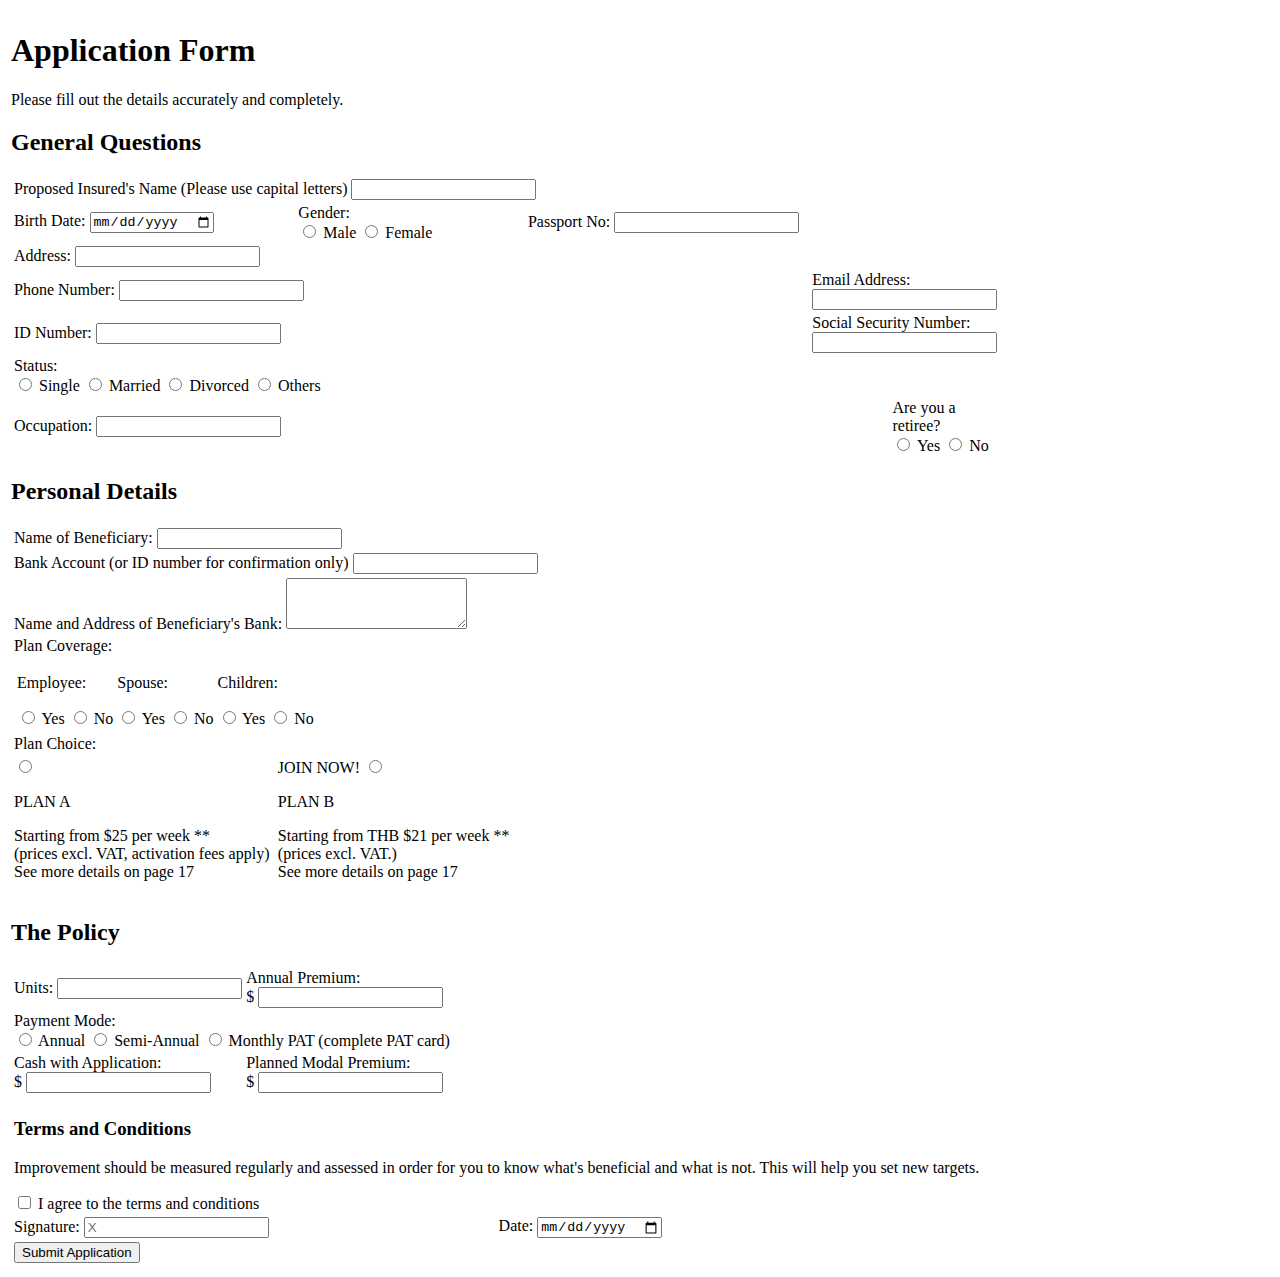
<file: Tasks/Task 1 - Application Form/Abhiraj Singh - G30 FSD/index.html>
<!DOCTYPE html>
<html lang="en">
  <head>
    <meta charset="UTF-8" />
    <meta name="viewport" content="width=device-width, initial-scale=1.0" />
    <title>Application Form - Table Layout</title>

    <link
      href="https://fonts.googleapis.com/css2?family=Inter:wght@400;500;600;700&display=swap"
      rel="stylesheet"
    />
  </head>
  <body>
    <!-- Main Form Container -->
    <table class="form-container">
      <tr>
        <td>
          <!-- Form Header -->
          <div class="form-header">
            <h1>Application Form</h1>
            <p>Please fill out the details accurately and completely.</p>
          </div>

          <form action="#" method="POST">
            <!-- Section 1: General Questions -->
            <div class="section-header">
              <h2>General Questions</h2>
            </div>
            <table class="form-section">
              <!-- Row 1: Name -->
              <tr>
                <td colspan="6">
                  <label for="name"
                    >Proposed Insured's Name
                    <span>(Please use capital letters)</span></label
                  >
                  <input type="text" id="name" name="name" />
                </td>
              </tr>
              <!-- Row 2: DOB, Gender, Passport -->
              <tr>
                <td style="width: 33.33%">
                  <label for="dob">Birth Date:</label>
                  <input type="date" id="dob" name="dob" />
                </td>
                <td style="width: 33.33%; padding-left: 20px">
                  <label class="label">Gender:</label>
                  <div class="radio-group">
                    <label>
                      <input type="radio" name="gender" value="male" />
                      Male
                    </label>
                    <label>
                      <input type="radio" name="gender" value="female" />
                      Female
                    </label>
                  </div>
                </td>
                <td style="width: 33.33%">
                  <label for="passport">Passport No:</label>
                  <input type="text" id="passport" name="passport" />
                </td>
              </tr>
              <!-- Row 3: Address -->
              <tr>
                <td colspan="6">
                  <label for="address">Address:</label>
                  <input type="text" id="address" name="address" />
                </td>
              </tr>
              <!-- Row 4: Phone, Email -->
              <tr>
                <td colspan="3" style="width: 50%">
                  <label for="phone">Phone Number:</label>
                  <input type="tel" id="phone" name="phone" />
                </td>
                <td colspan="3" style="width: 50%">
                  <label for="email">Email Address:</label>
                  <input type="email" id="email" name="email" />
                </td>
              </tr>
              <!-- Row 5: ID, SSN -->
              <tr>
                <td colspan="3" style="width: 50%">
                  <label for="id_number">ID Number:</label>
                  <input type="text" id="id_number" name="id_number" />
                </td>
                <td colspan="3" style="width: 50%">
                  <label for="ssn">Social Security Number:</label>
                  <input type="text" id="ssn" name="ssn" />
                </td>
              </tr>
              <!-- Row 6: Status -->
              <tr>
                <td colspan="6">
                  <label class="label">Status:</label>
                  <div class="radio-group">
                    <label>
                      <input type="radio" name="status" value="single" />
                      Single
                    </label>
                    <label>
                      <input type="radio" name="status" value="married" />
                      Married
                    </label>
                    <label>
                      <input type="radio" name="status" value="divorced" />
                      Divorced
                    </label>
                    <label>
                      <input type="radio" name="status" value="others" />
                      Others
                    </label>
                  </div>
                </td>
              </tr>
              <!-- Row 7: Occupation, Retiree -->
              <tr>
                <td colspan="4" style="width: 66.66%">
                  <label for="occupation">Occupation:</label>
                  <input type="text" id="occupation" name="occupation" />
                </td>
                <td colspan="2" style="width: 33.33%; padding-left: 20px">
                  <label class="label">Are you a retiree?</label>
                  <div class="radio-group">
                    <label>
                      <input type="radio" name="retiree" value="yes" />
                      Yes
                    </label>
                    <label>
                      <input type="radio" name="retiree" value="no" />
                      No
                    </label>
                  </div>
                </td>
              </tr>
            </table>

            <!-- Section 2: Personal Details -->
            <div class="section-header">
              <h2>Personal Details</h2>
            </div>
            <table class="form-section">
              <!-- Row 1: Beneficiary Name -->
              <tr>
                <td colspan="2">
                  <label for="beneficiary_name">Name of Beneficiary:</label>
                  <input
                    type="text"
                    id="beneficiary_name"
                    name="beneficiary_name"
                  />
                </td>
              </tr>
              <!-- Row 2: Bank Account -->
              <tr>
                <td colspan="2">
                  <label for="bank_account"
                    >Bank Account
                    <span>(or ID number for confirmation only)</span></label
                  >
                  <input
                    type="text"
                    id="bank_account"
                    name="bank_account"
                  />
                </td>
              </tr>
              <!-- Row 3: Bank Address -->
              <tr>
                <td colspan="2">
                  <label for="bank_address"
                    >Name and Address of Beneficiary's Bank:</label
                  >
                  <textarea
                    id="bank_address"
                    name="bank_address"
                    rows="3"
                  ></textarea>
                </td>
              </tr>
              <!-- Row 4: Plan Coverage -->
              <tr>
                <td colspan="2">
                  <label class="label">Plan Coverage:</label>
                  <table class="coverage-table">
                    <tr>
                      <td style="width: 33.33%">
                        <p class="label">Employee:</p>
                        <div class="radio-group">
                          <label>
                            <input
                              type="radio"
                              name="coverage_employee"
                              value="yes"
                            />
                            Yes
                          </label>
                          <label>
                            <input
                              type="radio"
                              name="coverage_employee"
                              value="no"
                            />
                            No
                          </label>
                        </div>
                      </td>
                      <td style="width: 33.33%">
                        <p class="label">Spouse:</p>
                        <div class="radio-group">
                          <label>
                            <input
                              type="radio"
                              name="coverage_spouse"
                              value="yes"
                            />
                            Yes
                          </label>
                          <label>
                            <input
                              type="radio"
                              name="coverage_spouse"
                              value="no"
                            />
                            No
                          </label>
                        </div>
                      </td>
                      <td style="width: 33.33%">
                        <p class="label">Children:</p>
                        <div class="radio-group">
                          <label>
                            <input
                              type="radio"
                              name="coverage_children"
                              value="yes"
                            />
                            Yes
                          </label>
                          <label>
                            <input
                              type="radio"
                              name="coverage_children"
                              value="no"
                            />
                            No
                          </label>
                        </div>
                      </td>
                    </tr>
                  </table>
                </td>
              </tr>
              <!-- Row 5: Plan Choice -->
              <tr>
                <td colspan="2">
                  <label class="label">Plan Choice:</label>
                </td>
              </tr>
              <tr>
                <td style="width: 50%">
                  <label class="plan-card">
                    <input type="radio" name="plan_choice" value="A" />
                    <div class="plan-card-content">
                      <p class="plan-card-title">PLAN A</p>
                      <p class="plan-card-details">
                        Starting from $25 per week ** <br />
                        (prices excl. VAT, activation fees apply) <br />
                        See more details on page 17
                      </p>
                    </div>
                  </label>
                </td>
                <td style="width: 50%">
                  <label class="plan-card">
                    <span class="plan-card-join">JOIN NOW!</span>
                    <input type="radio" name="plan_choice" value="B" />
                    <div class="plan-card-content">
                      <p class="plan-card-title">PLAN B</p>
                      <p class="plan-card-details">
                        Starting from THB $21 per week ** <br />
                        (prices excl. VAT.) <br />
                        See more details on page 17
                      </p>
                    </div>
                  </label>
                </td>
              </tr>
            </table>

            <!-- Section 3: The Policy -->
            <div class="section-header">
              <h2>The Policy</h2>
            </div>
            <table class="form-section">
              <!-- Row 1: Units, Annual Premium -->
              <tr>
                <td style="width: 50%">
                  <label for="units">Units:</label>
                  <input type="text" id="units" name="units" />
                </td>
                <td style="width: 50%">
                  <label for="annual_premium">Annual Premium:</label>
                  <div class="currency-input">
                    <span class="currency-symbol">$</span>
                    <input
                      type="text"
                      id="annual_premium"
                      name="annual_premium"
                    />
                  </div>
                </td>
              </tr>
              <!-- Row 2: Payment Mode -->
              <tr>
                <td colspan="2">
                  <label class="label">Payment Mode:</label>
                  <div class="radio-group">
                    <label>
                      <input type="radio" name="payment_mode" value="annual" />
                      Annual
                    </label>
                    <label>
                      <input
                        type="radio"
                        name="payment_mode"
                        value="semi-annual"
                      />
                      Semi-Annual
                    </label>
                    <label>
                      <input
                        type="radio"
                        name="payment_mode"
                        value="monthly-pat"
                      />
                      Monthly PAT (complete PAT card)
                    </label>
                  </div>
                </td>
              </tr>
              <!-- Row 3: Cash, Modal Premium -->
              <tr>
                <td style="width: 50%">
                  <label for="cash_application">Cash with Application:</label>
                  <div class="currency-input">
                    <span class="currency-symbol">$</span>
                    <input
                      type="text"
                      id="cash_application"
                      name="cash_application"
                    />
                  </div>
                </td>
                <td style="width: 50%">
                  <label for="modal_premium">Planned Modal Premium:</label>
                  <div class="currency-input">
                    <span class="currency-symbol">$</span>
                    <input
                      type="text"
                      id="modal_premium"
                      name="modal_premium"
                    />
                  </div>
                </td>
              </tr>
            </table>

            <!-- Section 4: Terms and Signature -->
            <table class="form-section">
              <!-- Row 1: Terms -->
              <tr>
                <td colspan="2">
                  <div class="terms-box">
                    <h3>Terms and Conditions</h3>
                    <p>
                      Improvement should be measured regularly and assessed in
                      order for you to know what's beneficial and what is not.
                      This will help you set new targets.
                    </p>
                    <div class="terms-agree">
                      <label>
                        <input
                          type="checkbox"
                          id="terms"
                          name="terms"
                        />
                        I agree to the terms and conditions
                      </label>
                    </div>
                  </div>
                </td>
              </tr>
              <!-- Row 2: Signature, Date -->
              <tr>
                <td style="width: 50%">
                  <label for="signature">Signature:</label>
                  <input
                    type="text"
                    id="signature"
                    name="signature"
                    placeholder="X"
                    class="signature"
                  />
                </td>
                <td style="width: 50%">
                  <label for="sig_date">Date:</label>
                  <input type="date" id="sig_date" name="sig_date" />
                </td>
              </tr>
              <!-- Row 3: Submit -->
              <tr>
                <td colspan="2" class="submit-cell">
                  <button type="submit" class="submit-button">
                    Submit Application
                  </button>
                </td>
              </tr>
            </table>
          </form>
        </td>
      </tr>
    </table>
  </body>
</html>
</file>
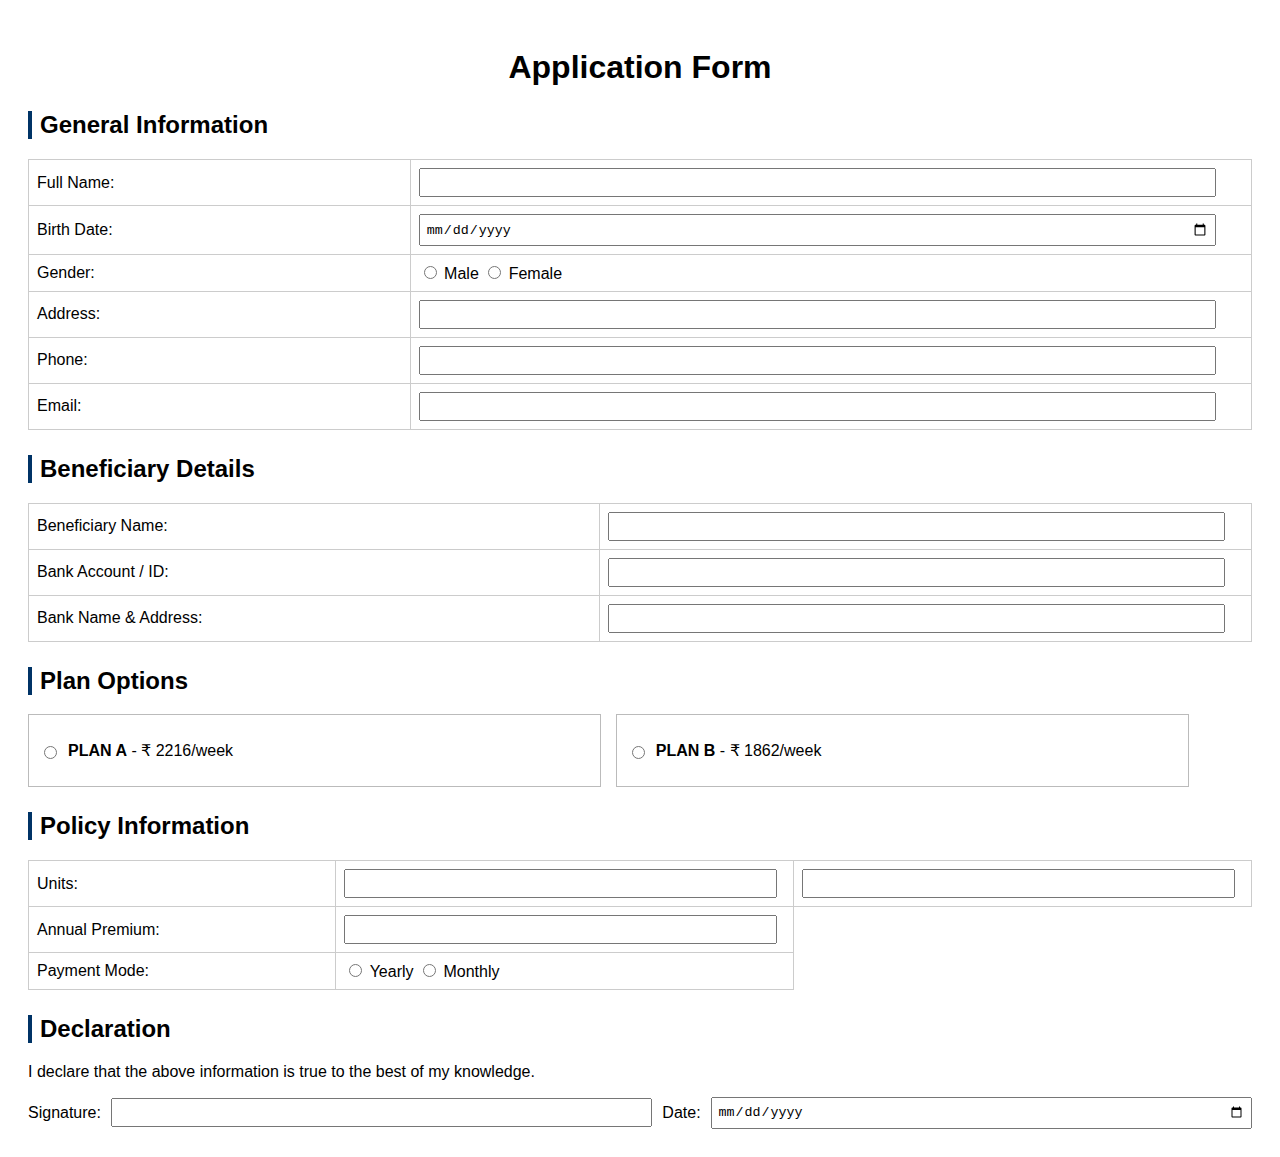
<file: Tasks/Task 1 - Application Form/Santosh-G30 FSD/index.html>
<!DOCTYPE html>
<html lang="en">
<head>
  <meta charset="UTF-8" />
  <meta name="viewport" content="width=device-width, initial-scale=1.0" />
  <title>Application Form</title>
  <link rel="stylesheet" href="style.css" />
</head>
<body>

  <h1>Application Form</h1>

  <!-- General Information -->
  <h2>General Information</h2>
  <table class="form-table">
    <tr>
      <td>Full Name:</td>
      <td><input type="text"></td>
    </tr>
    <tr>
      <td>Birth Date:</td>
      <td><input type="date"></td>
    </tr>
    <tr>
      <td>Gender:</td>
      <td>
        <label><input type="radio" name="gender"> Male</label>
        <label><input type="radio" name="gender"> Female</label>
      </td>
    </tr>
    <tr>
      <td>Address:</td>
      <td><input type="text"></td>
    </tr>
    <tr>
      <td>Phone:</td>
      <td><input type="text"></td>
    </tr>
    <tr>
      <td>Email:</td>
      <td><input type="email"></td>
    </tr>
  </table>

  <!-- Beneficiary Details -->
  <h2>Beneficiary Details</h2>
  <table class="form-table">
    <tr>
      <td>Beneficiary Name:</td>
      <td><input type="text"></td>
    </tr>
    <tr>
      <td>Bank Account / ID:</td>
      <td><input type="text"></td>
    </tr>
    <tr>
      <td>Bank Name & Address:</td>
      <td><input type="text"></td>
    </tr>
  </table>

  <!-- Plan Selection -->
  <h2>Plan Options</h2>

  <div class="plan-container">
    <div class="plan">
      <input type="radio" name="plan">
      <p><strong>PLAN A</strong> - ₹ 2216/week</p>
    </div>
    <div class="plan">
      <input type="radio" name="plan">
      <p><strong>PLAN B</strong> - ₹ 1862/week</p>
    </div>
  </div>

  <!-- Policy Info -->
  <h2>Policy Information</h2>
  <table class="form-table">
    <tr>
      <td>Units:</td>

      <td><input  type="text"></td>

      <td><input type="text"></td>

    </tr>
    <tr>
      <td>Annual Premium:</td>
      <td><input type="text"></td>
    </tr>
    <tr>
      <td>Payment Mode:</td>
      <td>
        <label><input type="radio" name="mode"> Yearly</label>
        <label><input type="radio" name="mode"> Monthly</label>
      </td>
    </tr>
  </table>

  <!-- Signature -->
  <h2>Declaration</h2>
  <p>I declare that the above information is true to the best of my knowledge.</p>

  <div class="sign-area">
    <label>Signature:</label>

    <input type="text">
    <label>Date:</label>
    <input type="date">
  </div>

</body>
</html>
</file>
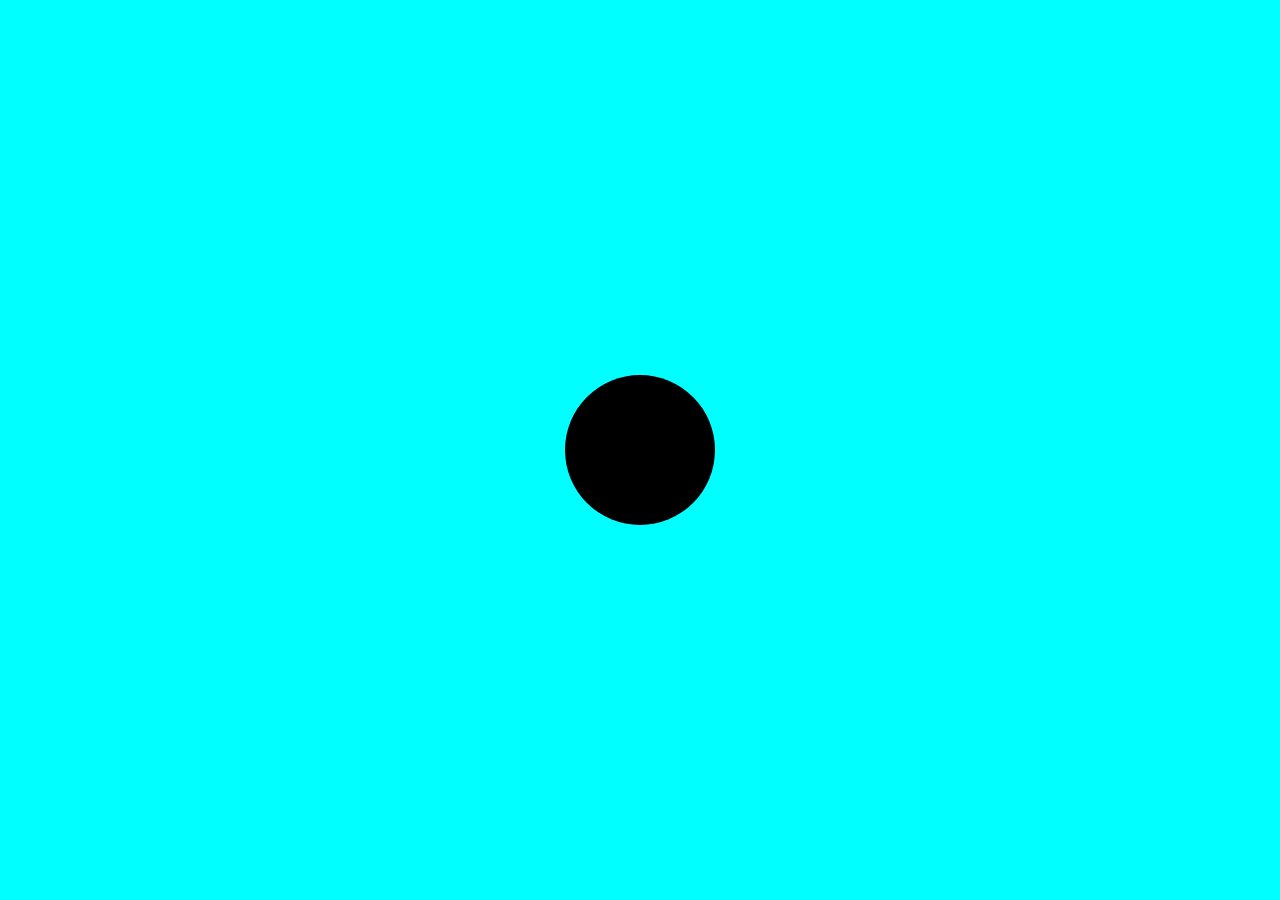
<file: Tasks/Task 3 - Hover Square-to-Circle Transformation (JS)/Aruna - G30 FSD/index.html>
<!DOCTYPE html>
<html lang="en">
  <head>
    <meta charset="UTF-8" />
    <meta name="viewport" content="width=device-width, initial-scale=1.0" />
    <title>Circle Center</title>
    <style>
      body {
        margin: 0;
        height: 100vh;
        background-color: aqua;
        display: flex;
        justify-content: center; 
        align-items: center; 
      }

      #circle {
        width: 150px;
        height: 150px;
        background-color: black;
        border-radius: 50%;
        cursor: pointer;
      }
    </style>
  </head>
  <body>
    <div id="circle"></div>
    <script src="script.js"></script>
  </body>
</html>
</file>
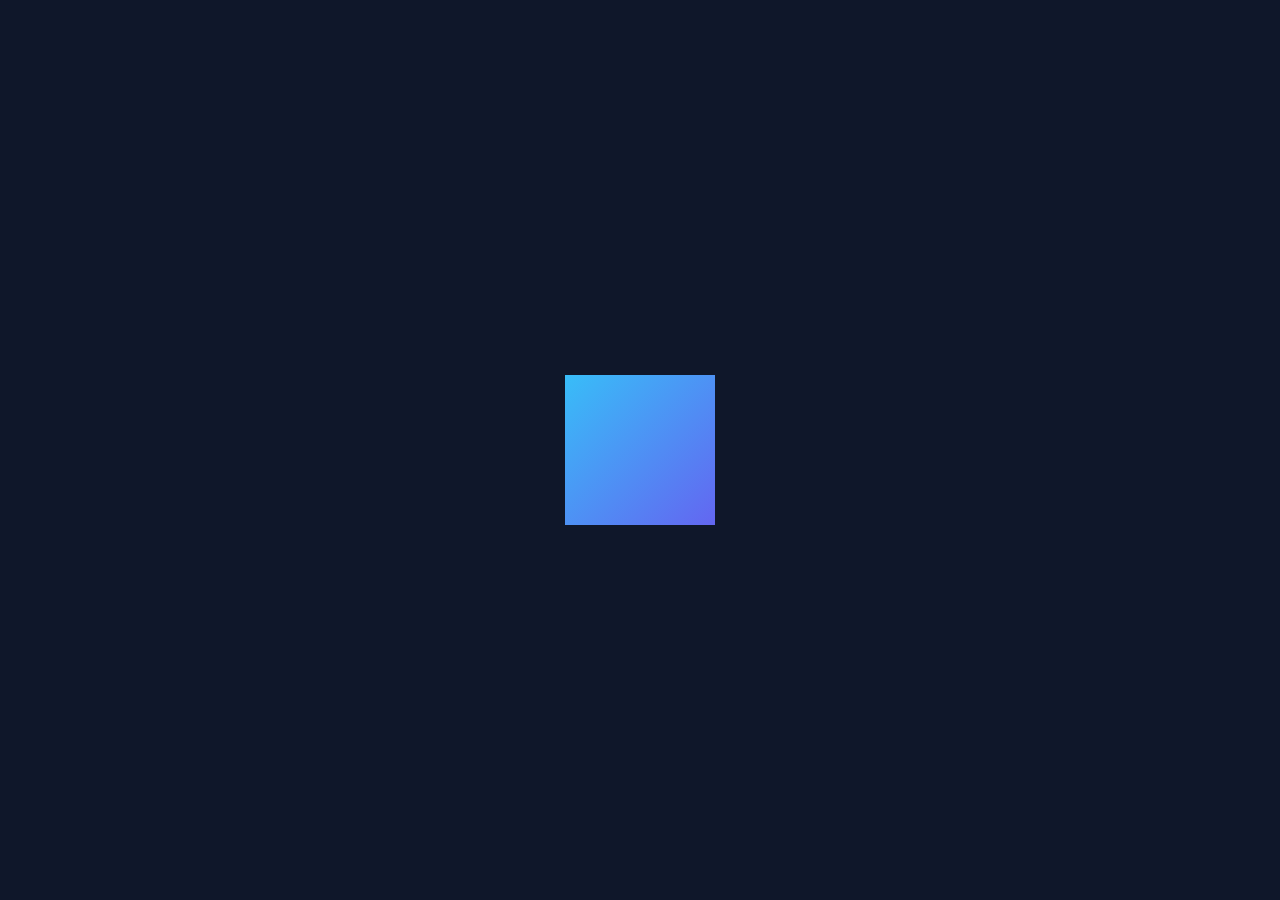
<file: Tasks/Task 3 - Hover Square-to-Circle Transformation (JS)/Mehathaj - G30 FSD/index.html>
<!DOCTYPE html>
<html lang="en">
<head>
  <meta charset="UTF-8" />
  <meta name="viewport" content="width=device-width, initial-scale=1.0" />
  <title>Hover Square to Circle</title>
  <style>
    body {
      height: 100vh;
      display: flex;
      justify-content: center;
      align-items: center;
      background: #0f172a;
      margin: 0;
      font-family: Arial, sans-serif;
    }

    .box {
      width: 150px;
      height: 150px;
      background: linear-gradient(135deg, #38bdf8, #6366f1);
      transition: all 0.4s ease-in-out;
      cursor: pointer;
    }

    .circle {
      border-radius: 50%;
      transform: rotate(180deg) scale(1.1);
      background: linear-gradient(135deg, #22c55e, #16a34a);
    }
  </style>
</head>
<body>

  <div class="box" id="shape"></div>

  <script src="script.js"></script>
</body>
</html>
</file>
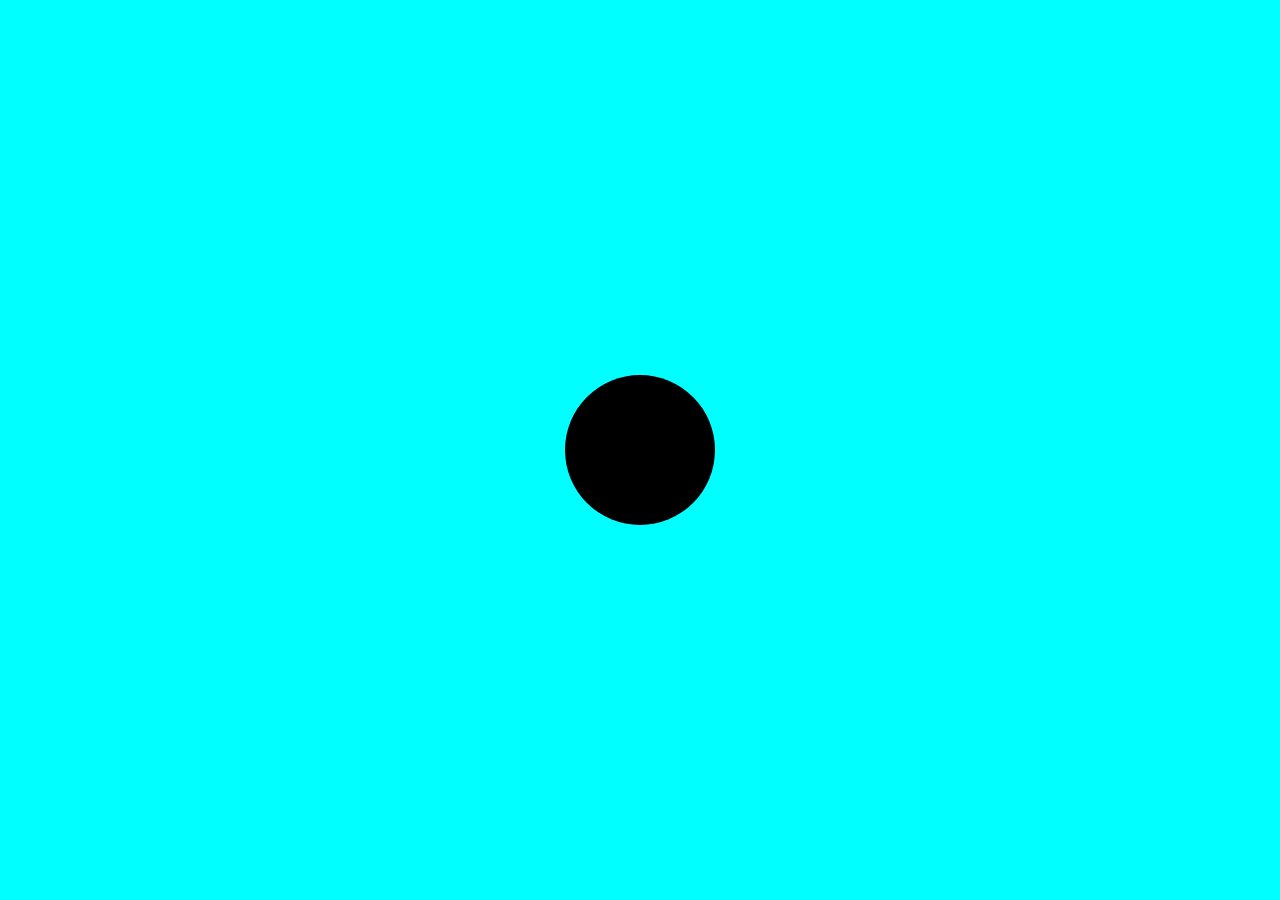
<file: Tasks/Task 3 - Hover Square-to-Circle Transformation (JS)/Murali - G30 FSD/index.html>
<!DOCTYPE html>
<html lang="en">
<head>
    <meta charset="UTF-8">
    <meta name="viewport" content="width=device-width, initial-scale=1.0">
    <title>Circle Center</title>
    <style>
        body {
            margin: 0;
            height: 100vh;
            background-color: aqua;

            display: flex;
            justify-content: center; /* center horizontally */
            align-items: center;     /* center vertically */
        }

        #circle {
            width: 150px;
            height: 150px;
            background-color: black;
            border-radius: 50%;
            cursor: pointer;
        }
    </style>
</head>
<body>

    <div id="circle"></div>

    <script src="script.js"></script>
</body>
</html>
</file>
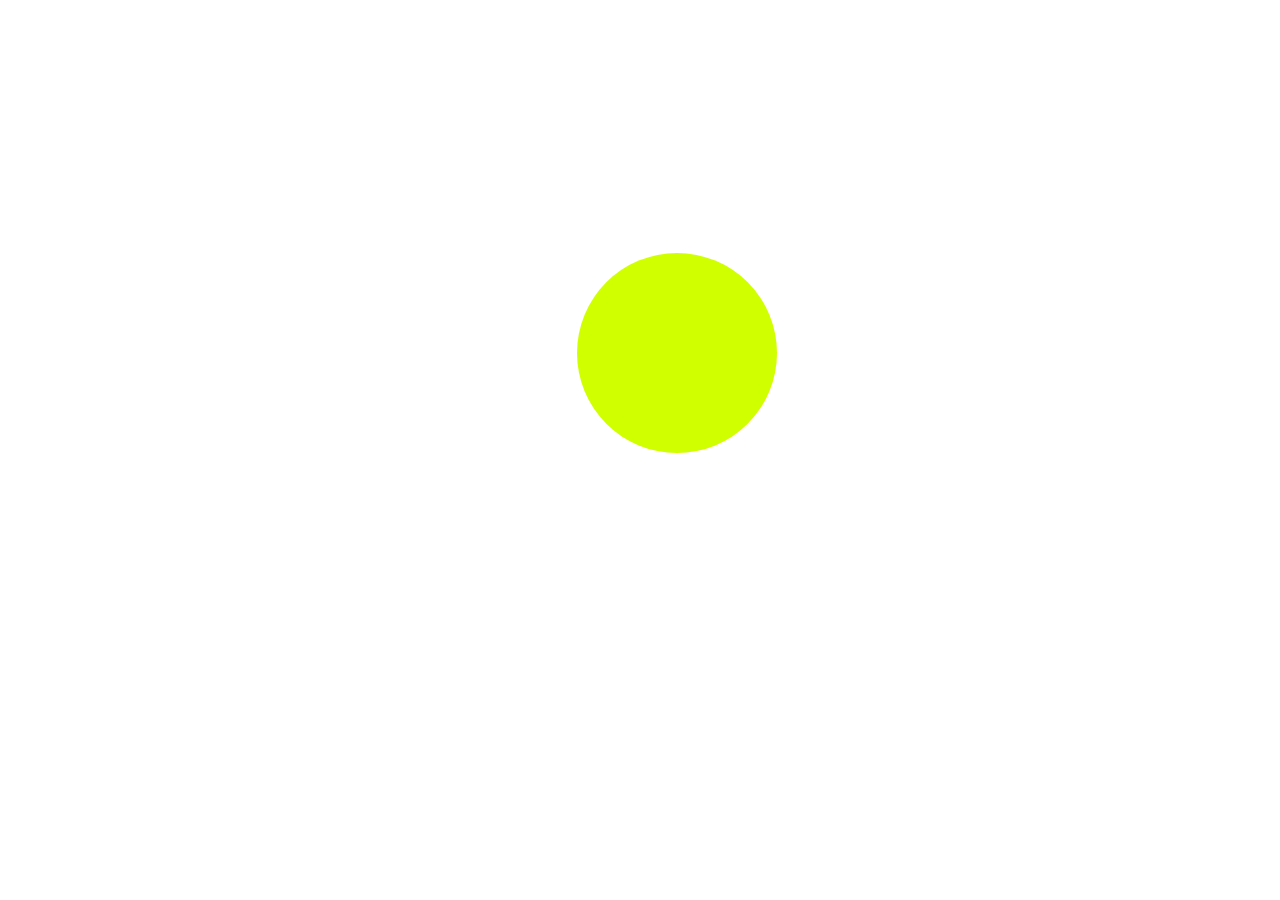
<file: Tasks/Task 3 - Hover Square-to-Circle Transformation (JS)/N Sai Kiran - G30 FSD/index.html>
<!DOCTYPE html>
<html lang="en">
<head>
  <meta charset="UTF-8">
  <meta name="viewport" content="width=device-width, initial-scale=1.0">
  <title>Document</title>
  <style>
    #square {
      background-color: #d0ff00;
      width: 200px;
      height: 200px;
      display: flex;
      justify-content: center;
      align-items: center;
      border-radius: 100px;
      color: white;
      margin-left: 45%;
      margin-top: 20%
    }
  </style>
</head>
<body>
  <div id="square"></div>
  <script src="script.js"></script>
</body>
</html>
</file>
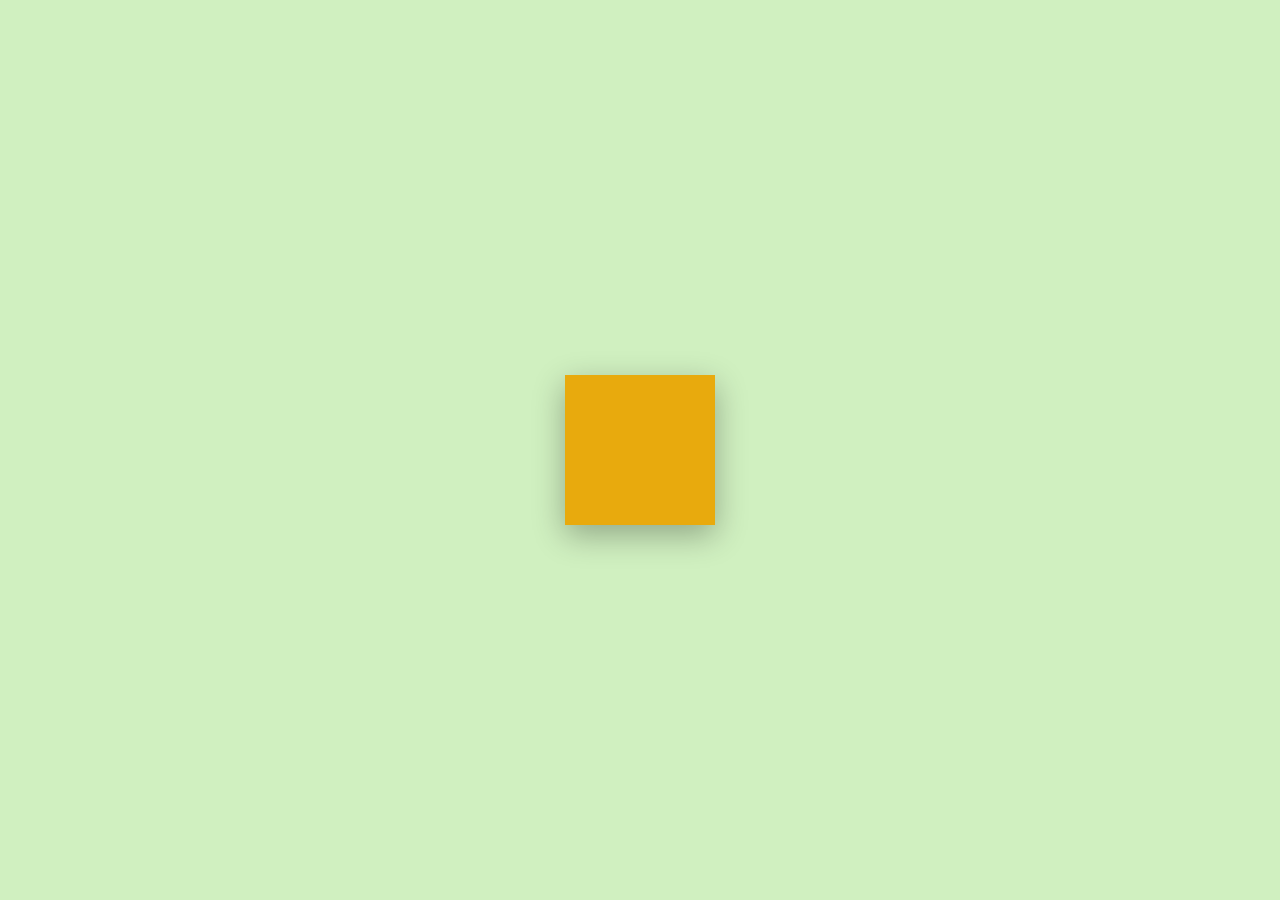
<file: Tasks/Task 3 - Hover Square-to-Circle Transformation (JS)/Samiksha - G30 FSD/index.html>
<!DOCTYPE html>
<html lang="en">
  <head>
    <meta charset="UTF-8" />
    <meta name="viewport" content="width=device-width, initial-scale=1.0" />
    <title>Square to Circle Hover + Click</title>
    <style>
      body {
        margin: 0;
        height: 100vh;
        background: #D0F0C0;
        display: flex;
        justify-content: center;
        align-items: center;
      }

      #circle {
        width: 150px;
        height: 150px;
        background-color: #e8aa0d;
        border-radius: 0%; /* Start as square */
        transition: all 0.5s ease; /* Smooth transitions */
        cursor: pointer;
        box-shadow: 0 10px 30px rgba(0, 0, 0, 0.3);
      }

      #circle:hover {
        background-color: #04471d;
        border-radius: 50%;
      }
    </style>
  </head>
  <body>
    <div id="circle"></div>

    <script>
      const circle = document.getElementById("circle");

      circle.addEventListener("click", function () {
        circle.style.backgroundColor = "blue";
      });
    </script>
  </body>
</html>
</file>
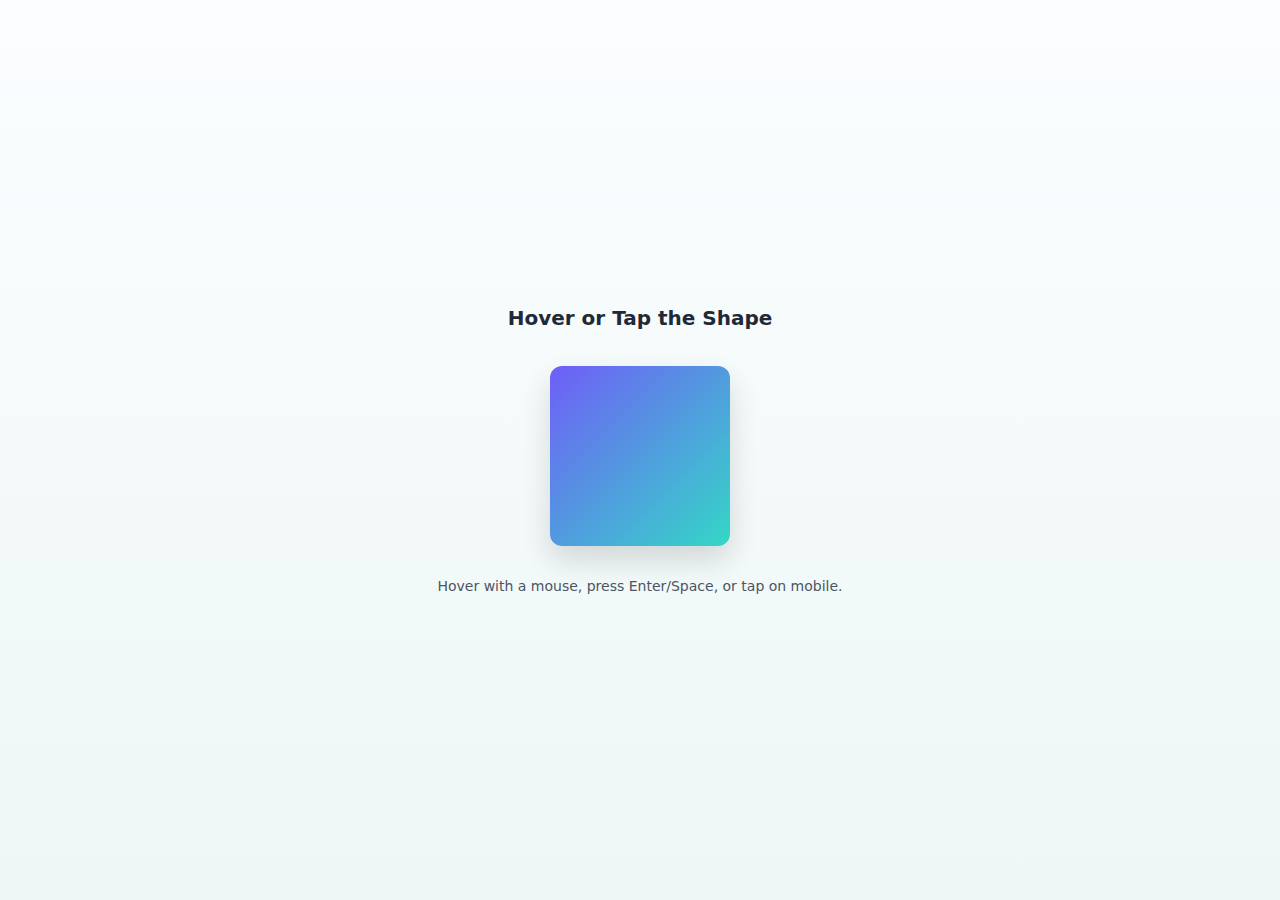
<file: Tasks/Task 3 - Hover Square-to-Circle Transformation (JS)/Swetha - G30 FSD/index.html>
<!doctype html>
<html lang="en">
<head>
  <meta charset="utf-8" />
  <meta name="viewport" content="width=device-width,initial-scale=1" />
  <title>Hover Square → Circle</title>
  <link rel="stylesheet" href="style.css" />
</head>
<body>
  <main class="page">
    <h1 class="title">Hover or Tap the Shape</h1>
    <div class="stage">
      <div id="shape" class="shape" role="button" tabindex="0" aria-pressed="false"></div>
    </div>
    <p class="hint">Hover with a mouse, press Enter/Space, or tap on mobile.</p>
  </main>
  <script src="script.js"></script>
</body>
</html>
</file>
<file: Tasks/Task 1 - Application Form/Santosh-G30 FSD/style.css>
body {
  font-family: Arial, sans-serif;
  padding: 20px;
}

h1 {
  text-align: center;
  margin-bottom: 20px;
}

h2 {
  margin-top: 25px;
  border-left: 4px solid #003366;
  padding-left: 8px;
}

.form-table {
  width: 100%;
  border-collapse: collapse;
  margin-top: 10px;
}

.form-table td {
  padding: 8px;
  border: 1px solid #ccc;
}

input[type="text"], input[type="date"], input[type="email"] {
  width: 95%;
  padding: 5px;
}

.plan-container {
  display: flex;
  gap: 15px;
  margin-top: 10px;
}

.plan {
  border: 1px solid #bbb;
  padding: 10px;
  width: 45%;
  display: flex;
  align-items: center;
  gap: 8px;
}

.sign-area {
  display: flex;
  align-items: center;
  gap: 10px;
  margin-top: 15px;
}
</file>
<file: Tasks/Task 3 - Hover Square-to-Circle Transformation (JS)/Swetha - G30 FSD/style.css>
:root{
  --size: 180px;
  --bg-start: linear-gradient(135deg,#6f5ef8,#34d7c6);
  --bg-end: linear-gradient(135deg,#ff6f91,#ffd56b);
  --shadow: 0 14px 30px rgba(0,0,0,0.14);
  --radius: 12px;
  --transition: 320ms cubic-bezier(.2,.9,.3,1);
  --focus-ring: 4px solid rgba(62,214,201,0.16);
}

*{box-sizing:border-box;margin:0;padding:0}
html,body{height:100%}
body{
  font-family: system-ui,Segoe UI,Roboto,Helvetica,Arial;
  display:flex;
  align-items:center;
  justify-content:center;
  background:linear-gradient(180deg,#fbfdff,#eef7f6);
  color:#1f2937;
  padding:28px;
}

.page{max-width:640px;width:100%;text-align:center}
.title{font-size:20px;margin-bottom:18px;font-weight:600}
.stage{display:flex;align-items:center;justify-content:center;padding:18px}

.shape{
  width:var(--size);
  height:var(--size);
  background:var(--bg-start);
  border-radius:var(--radius);
  box-shadow:var(--shadow);
  transition: border-radius var(--transition), transform var(--transition), box-shadow var(--transition), background 420ms ease;
  cursor:pointer;
  display:inline-block;
  will-change:transform, border-radius;
}

.shape:hover,
.shape.active {
  border-radius:50%;
  transform:scale(1.06) rotate(6deg);
  box-shadow:0 26px 50px rgba(0,0,0,0.18);
  background:var(--bg-end);
}

.shape:focus{outline:var(--focus-ring);outline-offset:6px}

.hint{margin-top:14px;color:#4b5563;font-size:14px}
</file>
